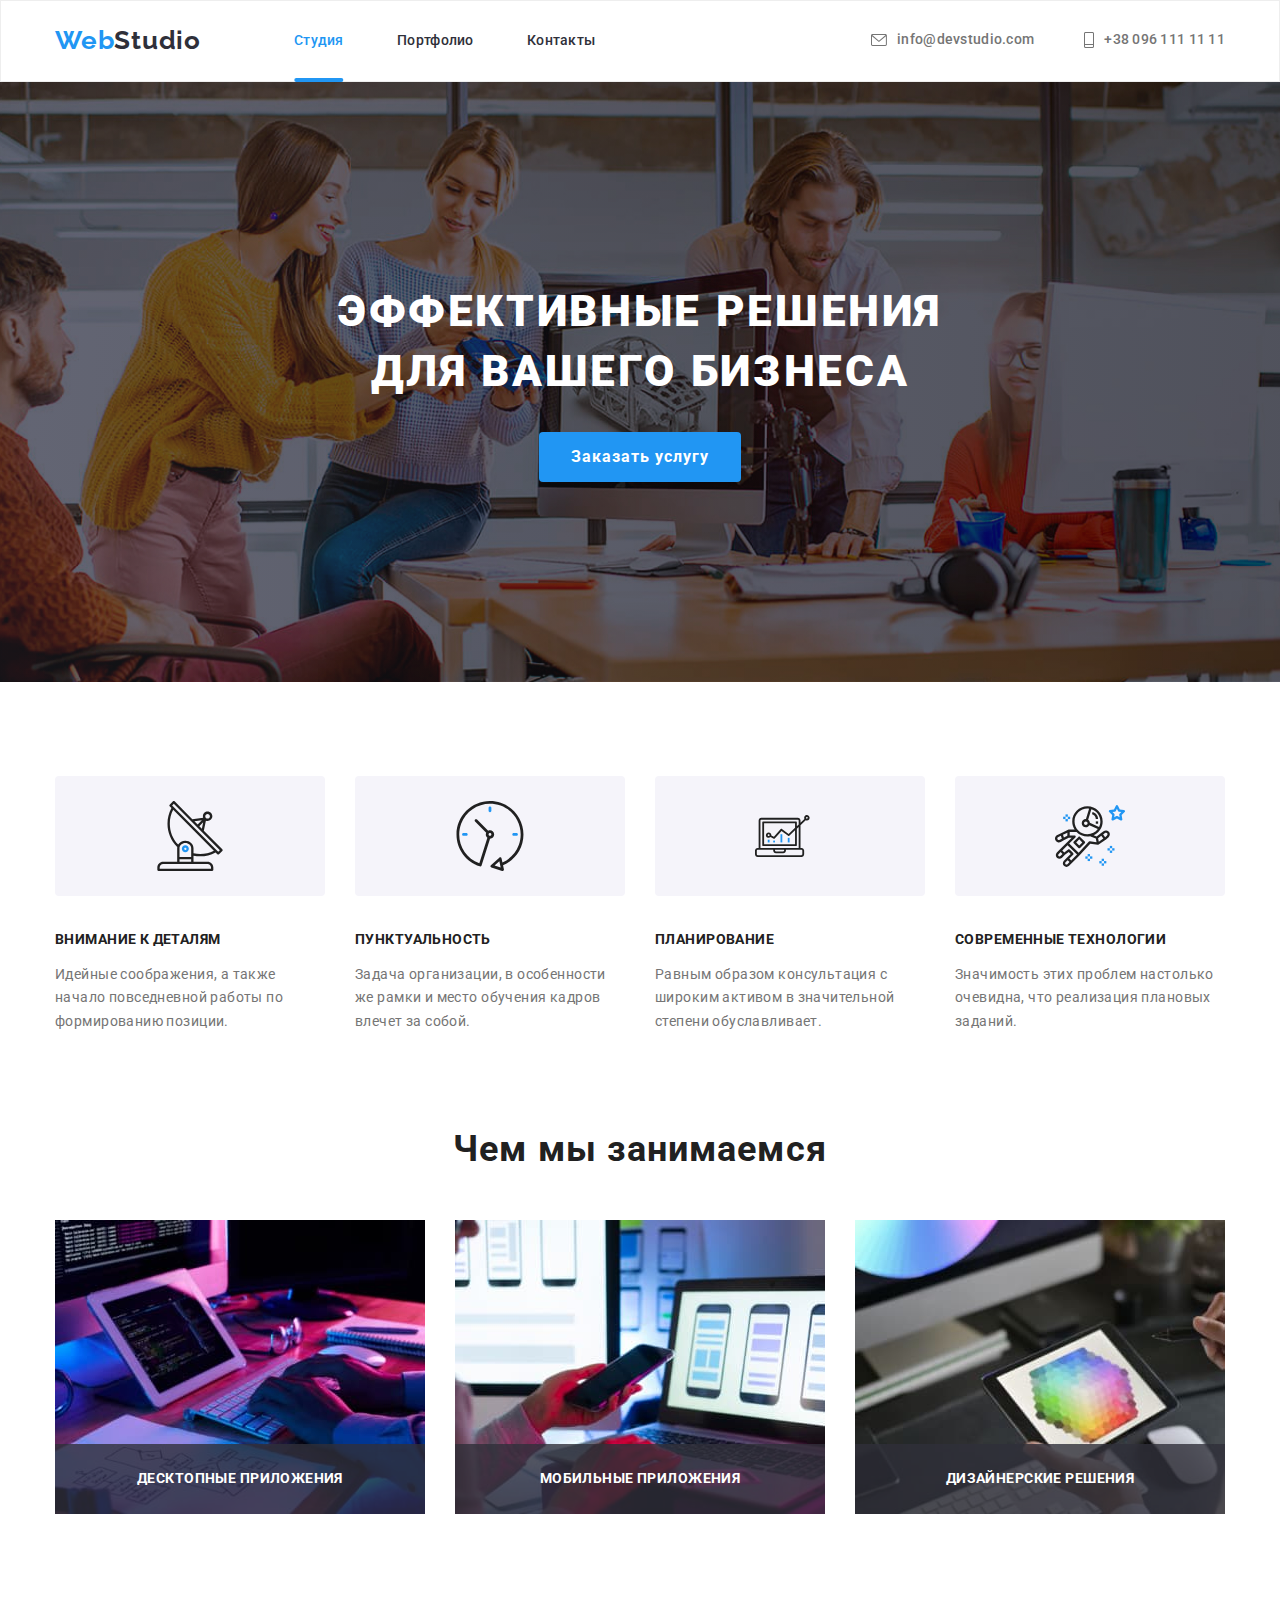
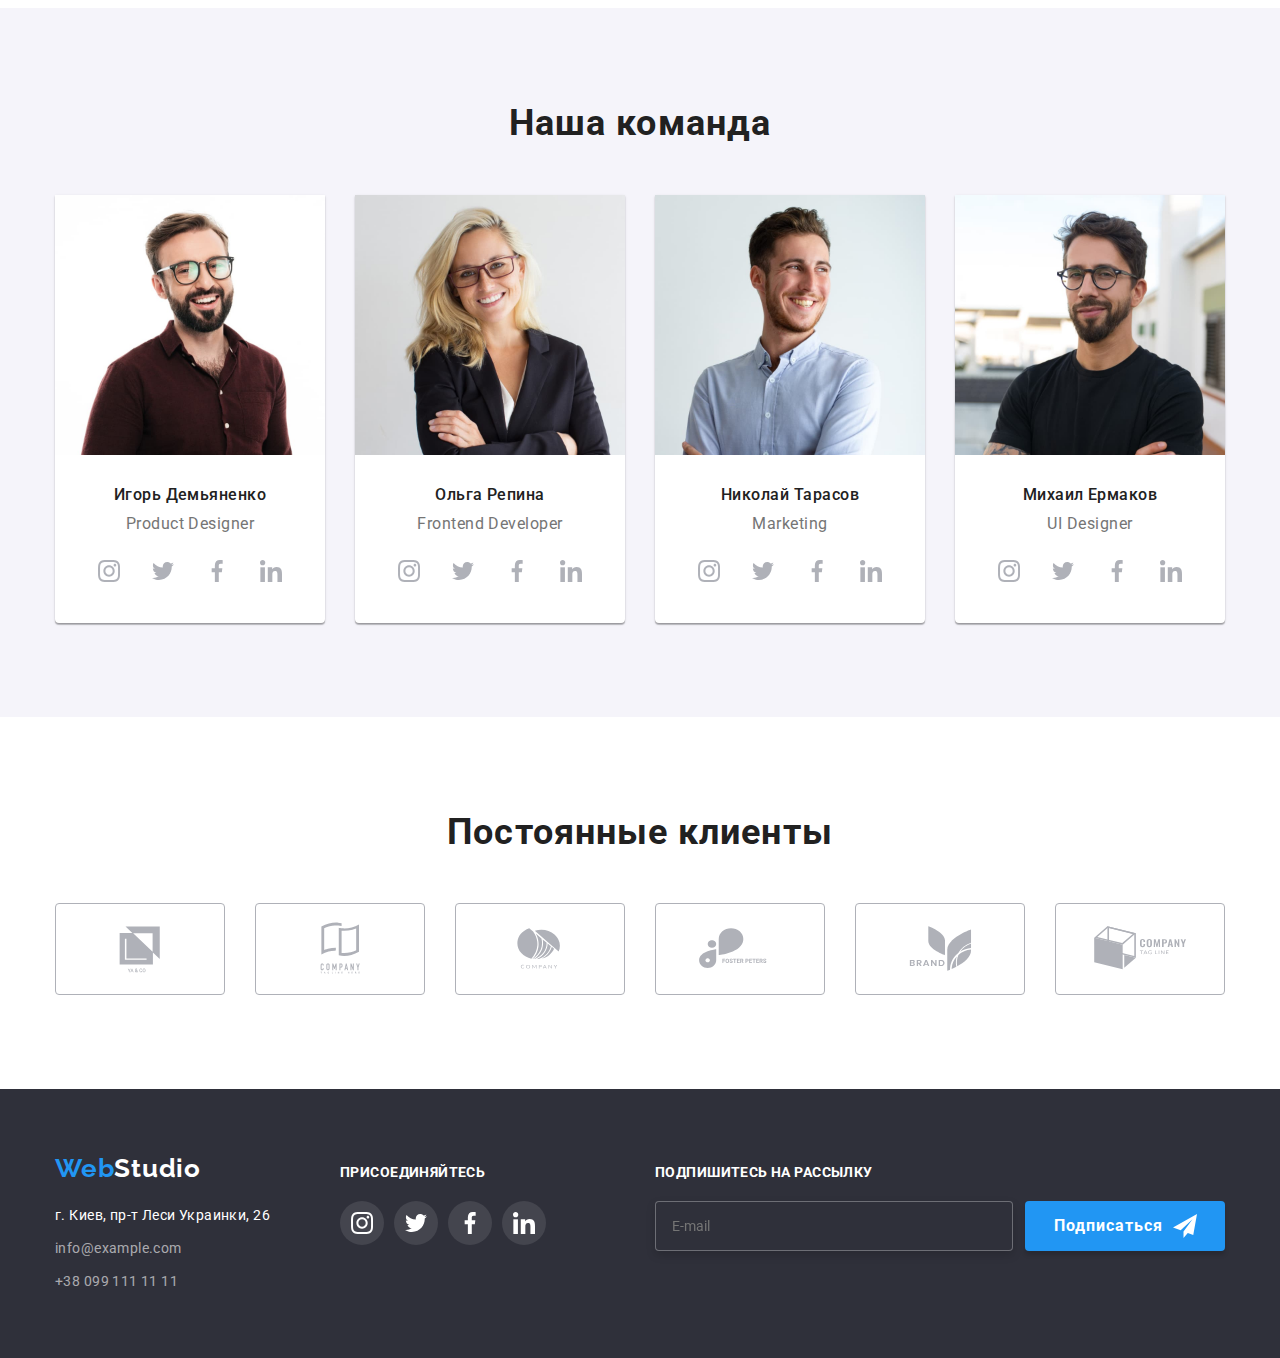
<file: index.html>
<!DOCTYPE html>

<html lang="ru">

    <head>
        <meta charset="UTF-8">
        <meta name="viewport" content="width-device-width, initial-scale-1.0">
        <link rel="preconnect" href="https://fonts.googleapis.com">
        <link rel="preconnect" href="https://fonts.gstatic.com" crossorigin>
        <link href="https://fonts.googleapis.com/css2?family=Raleway:wght@400;500;700;900&family=Roboto:wght@400;500;700;900&display=swap"
        rel="stylesheet">
        <link rel="stylesheet" href="https://cdnjs.cloudflare.com/ajax/libs/modern-normalize/1.1.0/modern-normalize.min.css" />
        <link rel="stylesheet" href="css/main.min.css">
        <title>Homework 7</title>
            
    </head>

    <body>
        
        <header class="topline">
            
            <div class="conteiner">
               
                <nav class="topline__nav">
                    <a href="" class="logo"><span class="logo--bluewords">Web</span><span class="logo--blackwords">Studio</span></a>
                    <ul class="topline__menu">
                        <li class = "topline__item"> 
                            
                                <a class="page--current" href="./index.html">Студия</a></li>
                                
                        <li class = "topline__item"> <a class ="page" href="./potrfolio.html">Портфолио</a></li>
                        <li class = "topline__item"> <a class ="page" href="https://goo.gl/maps/EKqUcqqfUvBnX7aQ7">Контакты</a></li>
                    </ul>
                </nav>
                
                <ul class="topline__address">
                    <li class="topline__item">
                
                        <a class="contact" href="mailto:info@devstudio.com">
                            <svg class="contact__icon-mail" width="16px" height="12px">
                                <use href="./images/icons.svg#icon-mail"></use>
                            </svg>info@devstudio.com
                        </a>
                    </li>
                
                    <li class="topline__item">
                        <a class="contact" href="tel:+380961111111">
                            <svg class="contact__icon-telephone" width="10px" height="16px">
                                <use href="./images/icons.svg#icon-phone"></use>
                            </svg>+38 096 111 11 11
                        </a>
                    </li>
                
                </ul>
            </div>
        </header>
     
        <main class="main">
            <section class="main-top" >
                <div class="conteiner">
                    <h1 class= "tittle--big">Эффективные решения для вашего бизнеса</h1>
                    <button class="button" type="button" data-modal-open>Заказать услугу</button>
                </div>
            </section>
            
            <section class="main-benefits section">
                <div class="conteiner">
                    <h2 class="tittle--hidden">Наши приимущества</h2>
                    <ul class="main__menu-nav ">
                        <li class="main-benefits__item">
                            <div class="main-benefits__icon-item">
                                <svg  width="70" height="70">
                                    <use href="./images/icons.svg#icon-plate"></use>
                                </svg>
                            </div>
                            <h3 class="main-benefits__tittle">Внимание к деталям</h3>
                            <p class="main-benefits__content">Идейные соображения, а также начало повседневной работы по формированию
                                позиции.</p>
                        </li>
                        <li class="main-benefits__item">
                            <div class="main-benefits__icon-item">
                                <svg width="70" height="70">
                                    <use href="./images/icons.svg#icon-time"></use>
                                </svg>
                            </div>
                            <h3 class="main-benefits__tittle">Пунктуальность</h3>
                            <p class="main-benefits__content">Задача организации, в особенности же рамки и место обучения кадров
                                влечет за собой.</p>
                        </li>
                        <li class="main-benefits__item">
                            <div class="main-benefits__icon-item">
                                <svg  width="70" height="70">
                                    <use href="./images/icons.svg#icon-diagram"></use>
                                </svg>
                            </div>
                            <h3 class="main-benefits__tittle">Планирование</h3>
                            <p class="main-benefits__content">Равным образом консультация с широким активом в значительной степени
                                обуславливает.</p>
                        </li>
                        <li class="main-benefits__item">
                            <div class="main-benefits__icon-item">
                                <svg  width="70" height="70">
                                    <use href="./images/icons.svg#icon-astronaut"></use>
                                </svg>
                            </div>
                            <h3 class="main-benefits__tittle">Современные технологии</h3>
                            <p class="main-benefits__content">Значимость этих проблем настолько очевидна, что реализация плановых
                                заданий.</p>
                        </li>
                    </ul>
                </div>
            </section>


            <section class="main-work section">
                <div class="conteiner">
                    <h2 class= "tittle--small"> Чем мы занимаемся</h2>
                    
                    <ul class="main__menu-nav ">
                        <li class = "main-work__item">
                            <div class="thumb">
                                <img class ="picture" src="images/img1.jpg"  alt="descktop app">
                                <p class="label">Десктопные приложения</p>
                            </div>
                        </li>
                        <li class = "main-work__item">
                            <div class="thumb">
                                <img class ="picture" src="images/img2.jpg"  alt="mobile app">
                                <p class="label">Мобильные приложения</p>
                            </div>
                        </li>
                        <li class = "main-work__item">
                            <div class="thumb">
                                <img class="picture" src="images/img3.jpg" alt="web design">
                                <p class="label">Дизайнерские решения</p>
                            </div>
                        </li>
                    
                    </ul>
                </div>
            
            </section>
            <section class="main-worker section">
                <div class="conteiner">
                    <h2 class= "tittle--small">Наша команда</h2>
                        <ul class="main__menu-nav ">
                            <li class = "main-worker__item">
                            <img class ="picture" src="images/photo1.jpg" width="270" height="260" alt="Product Designer">
                            <h3 class = "main-worker__item-name">Игорь Демьяненко</h3>
                                <p class="main-worker__item-type">Product Designer</p>
                                <div class="social">
                                <ul class = "social__list">
                                    <li class="social__item">
                                        <a href="" class="button-social">
                                            <svg class="social__icon"  width="44x" height="44x">
                                                <use href="./images/icons.svg#icon-instagram"></use>
                                            </svg>
                                        </a>
                                    </li>
                                    <li class="social__item">
                                        <a href="" class="button-social">
                                            <svg class="social__icon" width="44px" height="44px" >
                                                <use href="./images/icons.svg#icon-twitter"></use>
                                            </svg>
                                        </a>
                                    </li>
                                    <li class="social__item">
                                        <a href="" class="button-social">
                                            <svg class="social__icon" width="44x" height="44x" >
                                                <use href="./images/icons.svg#icon-facebook"></use>
                                            </svg>
                                        </a>
                                    </li>
                                    <li class="social__item">
                                        <a href="" class="button-social">
                                            <svg class="social__icon" width="44x" height="44x" >
                                                <use href="./images/icons.svg#icon-linkedin"></use>
                                            </svg>
                                        </a>
                                    </li>
                                </ul>
                                </div>
                            </li>
                        <li class = "main-worker__item">
                        <img class ="picture" src="images/photo2.jpg" width="270" height="260" alt="Frontend Develope">
                            <h3 class = "main-worker__item-name">Ольга Репина</h3>
                            <p class="main-worker__item-type">Frontend Developer</p>
                            <div class="social">
                            <ul class="social__list">
                                <li class="social__item">
                                    <a href="" class="button-social">
                                        <svg class="social__icon" width="44x" height="44x">
                                            <use href="./images/icons.svg#icon-instagram"></use>
                                        </svg>
                                    </a>
                                </li>
                                <li class="social__item">
                                    <a href="" class="button-social">
                                        <svg class="social__icon" width="44px" height="44px">
                                            <use href="./images/icons.svg#icon-twitter"></use>
                                        </svg>
                                    </a>
                                </li>
                                <li class="social__item">
                                    <a href="" class="button-social">
                                        <svg class="social__icon" width="44x" height="44x">
                                            <use href="./images/icons.svg#icon-facebook"></use>
                                        </svg>
                                    </a>
                                </li>
                                <li class="social__item">
                                    <a href="" class="button-social">
                                        <svg class="social__icon" width="44x" height="44x">
                                            <use href="./images/icons.svg#icon-linkedin"></use>
                                        </svg>
                                    </a>
                                </li>
                            </ul>
                            </div>
                        </li>    
                        <li class = "main-worker__item">
                        <img class ="picture" src="images/photo3.jpg" width="270" height="260" alt="Marketing">
                            <h3 class = "main-worker__item-name">Николай Тарасов</h3>
                            <p class="main-worker__item-type">Marketing</p>
                            <div class="social">
                            <ul class="social__list">
                                <li class="social__item">
                                    <a href="" class="button-social">
                                        <svg class="social__icon" width="44x" height="44x">
                                            <use href="./images/icons.svg#icon-instagram"></use>
                                        </svg>
                                    </a>
                                </li>
                                <li class="social__item">
                                    <a href="" class="button-social">
                                        <svg class="social__icon" width="44px" height="44px">
                                            <use href="./images/icons.svg#icon-twitter"></use>
                                        </svg>
                                    </a>
                                </li>
                                <li class="social__item">
                                    <a href="" class="button-social">
                                        <svg class="social__icon" width="44x" height="44x">
                                            <use href="./images/icons.svg#icon-facebook"></use>
                                        </svg>
                                    </a>
                                </li>
                                <li class="social__item">
                                    <a href="" class="button-social">
                                        <svg class="social__icon" width="44x" height="44x">
                                            <use href="./images/icons.svg#icon-linkedin"></use>
                                        </svg>
                                    </a>
                                </li>
                            </ul>
                            </div>
                        </li>
                        <li class = "main-worker__item">
                        <img class ="picture" src="images/photo4.jpg" width="270" height="260" alt="UI Designer">
                            <h3 class = "main-worker__item-name">Михаил Ермаков</h3>
                            <p class="main-worker__item-type">UI Designer</p>
                            <div class="social">
                            <ul class="social__list">
                                <li class="social__item">
                                    <a href="" class="button-social">
                                        <svg class="social__icon" width="44x" height="44x">
                                            <use href="./images/icons.svg#icon-instagram"></use>
                                        </svg>
                                    </a>
                                </li>
                                <li class="social__item">
                                    <a href="" class="button-social">
                                        <svg class="social__icon" width="44px" height="44px">
                                            <use href="./images/icons.svg#icon-twitter"></use>
                                        </svg>
                                    </a>
                                </li>
                                <li class="social__item">
                                    <a href="" class="button-social">
                                        <svg class="social__icon" width="44x" height="44x">
                                            <use href="./images/icons.svg#icon-facebook"></use>
                                        </svg>
                                    </a>
                                </li>
                                <li class="social__item">
                                    <a href="" class="button-social">
                                        <svg class="social__icon" width="44x" height="44x">
                                            <use href="./images/icons.svg#icon-linkedin"></use>
                                        </svg>
                                    </a>
                                </li>
                            </ul>
                            </div>
                        </li>
                    </ul>
                </div>
            </section>

            <section class="main-clients section">
                <div class="conteiner">
                    <h2 class="tittle--small">Постоянные клиенты</h2>
                    <ul class="main__menu-nav ">
                        <li class="main-clients__item">
                            <a href="" class="button-client">
                                <svg class="main-clients__icon" width="170px" height="92px">
                                    <use href="./images/icons.svg#icon-client-1"></use>
                                </svg>
                            </a>
                             
                        </li>
                        <li class="main-clients__item">
                            <a href="" class="button-client">
                                <svg class="main-clients__icon" width="170px" height="92px">
                                    <use href="./images/icons.svg#icon-client-2"></use>
                                </svg>
                            </a>
                        </li>
                        <li class="main-clients__item">
                            <a href="" class="button-client">
                                <svg class="main-clients__icon" width="170px" height="92px">
                                    <use href="./images/icons.svg#icon-client-3"></use>
                                </svg>
                            </a>
                        </li>
                        <li class="main-clients__item">
                            <a href="" class="button-client">
                                <svg class="main-clients__icon" width="170px" height="92px">
                                    <use href="./images/icons.svg#icon-client-4"></use>
                                </svg>
                            </a>
                        </li>
                        <li class="main-clients__item">
                            <a href="" class="button-client">
                                <svg class="main-clients__icon" width="170px" height="92px">
                                    <use href="./images/icons.svg#icon-client-5"></use>
                                </svg>
                            </a>
                        </li>
                        <li class="main-clients__item">
                            <a href="" class="button-client">
                                <svg class="main-clients__icon" width="170px" height="92px">
                                    <use href="./images/icons.svg#icon-client-6"></use>
                                </svg>
                            </a>
                        </li>
                    </ul>
                </div>
            </section>
            
        </main>
        <footer class="footer">
            <div class="conteiner">
                
               
                <div class="footer__company">
                    <a href="" class = "logo"><span class="logo--bluewords">Web</span><span class="logo--whitewords">Studio</span></a> 
                    <address class="footer__address">
                        <ul class="menu-nav">
                            <li class = "footer__item">
                                <a class = "footer__link-address" href="https://goo.gl/maps/EKqUcqqfUvBnX7aQ7">г. Киев, пр-т Леси Украинки, 26</a>
                            </li>
                            <li class = "footer__item">
                                <a class = "footer__link" href="mailto:info@example.com">info@example.com</a>
                            </li>
                            <li class = "footer__item">
                                <a class = "footer__link" href="tel:+380991111111">+38 099 111 11 11</a>
                            </li>
                        </ul>
                    </address>
                </div>
            
            
                <div class="footer__social">
                    <p class="footer__tittle">Присоединяйтесь</p>
                    <div class="social">
                    <ul class="social__list">
                        <li class="social__item">
                            <a href="" class="button-social">
                                <svg class="social__icon" width="44px" height="44px">
                                    <use href="./images/icons.svg#icon-instagram"></use>
                                </svg>
                            </a>
                        </li>
                        <li class="social__item">
                            <a href="" class="button-social">
                                <svg class="social__icon" width="44px" height="44px">
                                    <use href="./images/icons.svg#icon-twitter"></use>
                                </svg>
                            </a>
                        </li>
                        <li class="social__item">
                            <a href="" class="button-social">
                                <svg class="social__icon" width="44px" height="44px">
                                    <use href="./images/icons.svg#icon-facebook"></use>
                                </svg>
                            </a>
                        </li>
                        <li class="social__item">
                            <a href="" class="button-social">
                                <svg class="social__icon" width="44px" height="44px">
                                    <use href="./images/icons.svg#icon-linkedin"></use>
                                </svg>
                            </a>
                        </li>
                    </ul>
                    </div>
                </div>

                <div class="footer-submit">
                    <p class="footer-submit__tittle">Подпишитесь на рассылку</p>
                    <form class="footer-submit__form">
                        <label>
                
                            <input class="footer-submit__input-subscribe" type="email" name="email" placeholder="E-mail" />
                        </label>
                
                        <div class="footer-submit__block-subscribe">
                            <button class="footer-submit__button-subscribe" type="submit">Подписаться</button>
                            <svg class="footer-submit__button-icon" width="24px" height="24px">
                                <use href="./images/icons.svg#icon-send-button"></use>
                            </svg>
                        </div>
                    </form>
                </div>
                    
            </div>    
        </footer>
       
       <div class="backdrop is-hidden" data-modal>
            <div class="conteiner">
                <div class="modal">
                    <button class="modal__close-button" type="button" data-modal-close>
                        <svg class="icon-close" width="18px" height="18px">
                            <use href="./images/icons.svg#icon-close"></use>
                        </svg>
                    </button>
                    <div class="modal__inner">
                        <p class="modal__tittle">Оставьте свои данные, мы вам перезвоним</p>
                        <form class="modal__form" name="main-form"  novalidate>
                            <div class="modal__form-field">
                                <label class="modal__form-field-label" for="username">
                                    Имя
                                    
                                </label>
                                <div class="modal__form-field-inner">
                                    <input class="modal__form-field-input" id="username" type="text" />
                                    <svg class="modal__form-icon-input" width="18px" height="18px">
                                        <use href="./images/icons.svg#icon-user-input"></use>
                                    </svg>
                                </div>
                            </div>
                            <div class="modal__form-field" >
                                <label class="modal__form-field-label" for="telephone">
                                    Телефон
                                    
                                </label>
                                <div class="modal__form-field-inner">
                                    <input class="modal__form-field-input" id="telephone" type="text" />
                                    <svg class="modal__form-icon-input" width="18px" height="18px">
                                        <use href="./images/icons.svg#icon-tel-input"></use>
                                    </svg>
                                </div>
                            </div>
                            <div class="modal__form-field">
                                <label class="modal__form-field-label" for="email">
                                    Почта
                                    
                                </label>
                                <div class="modal__form-field-inner">
                                    <input class="modal__form-field-input" id="email" type="text"  />
                                    <svg class="modal__form-icon-input" width="18px" height="18px">
                                        <use href="./images/icons.svg#icon-email-input"></use>
                                    </svg>
                                </div>
                            </div>
                            <div class="modal__form-field">
                                <label class="modal__form-field-label" for="feedback" >
                                    Комментарий
                                   
                                </label>
                                <textarea class="feedback" id="feedback"  name="feedback" rows="5" placeholder="Введите текст" autofocus></textarea>
                            </div>
                            <div class="modal__form-field-checkbox">
                                <label class="modal__form-checkbox-label" for="checkbox">
                                    <input class="modal__form-checkbox-input" id="checkbox" type="checkbox" name="hobby" value="reading" />
                                    
                                        <svg class="modal__form-checkbox-icon" width="166px" height="15px">
                                            <use href="./images/icons.svg#icon-checkbox"></use>
                                        </svg>
                                    
                                    <span class="modal__form-checkbox-tittle">Соглашаюсь с рассылкой и принимаю </span><span class="link">Условия договора</span>
                                
                                </label>
                                
                               
                                
                                
                            </div>
                            <button class="button-send" type="submit">Отправить</button>
                        </form>

                        
                    </div>
                </div>
            </div>
       </div>
       
        <script src="./js/modal.js"></script>
    </body>

</html>
</file>
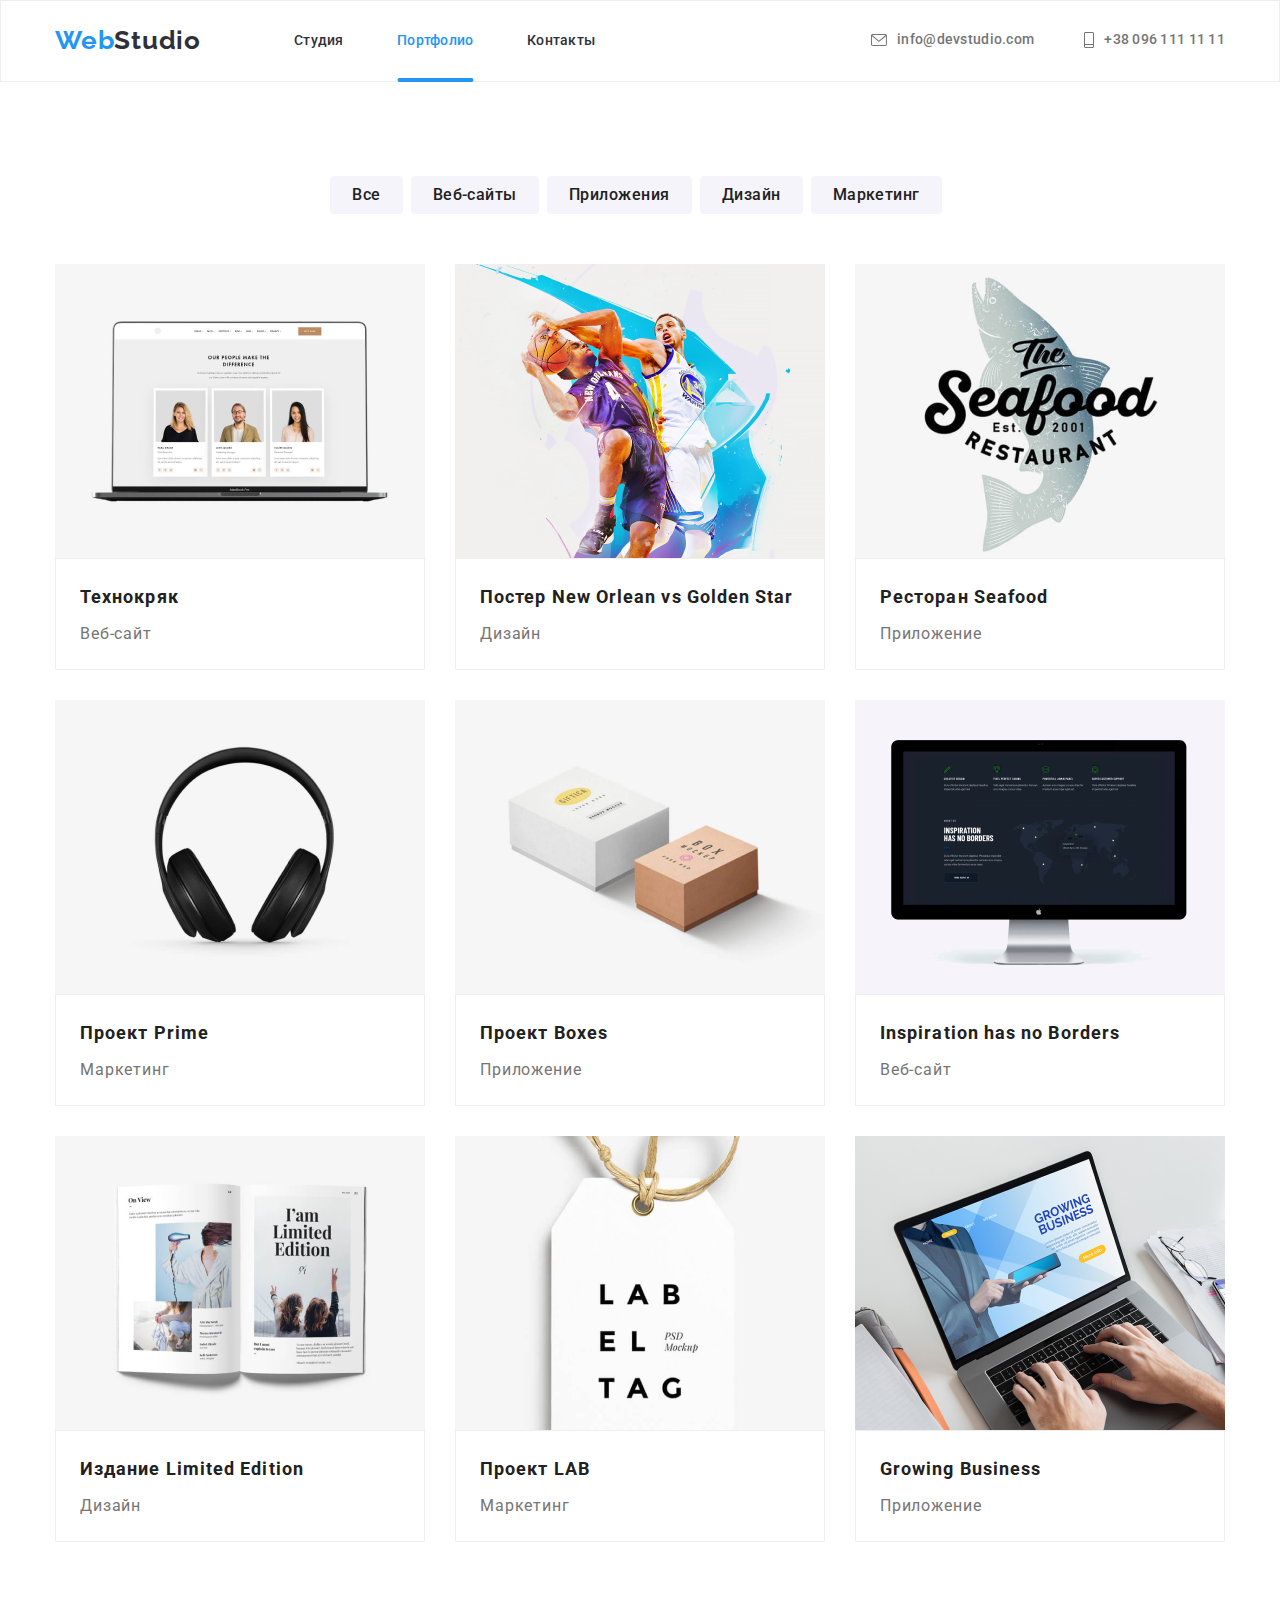
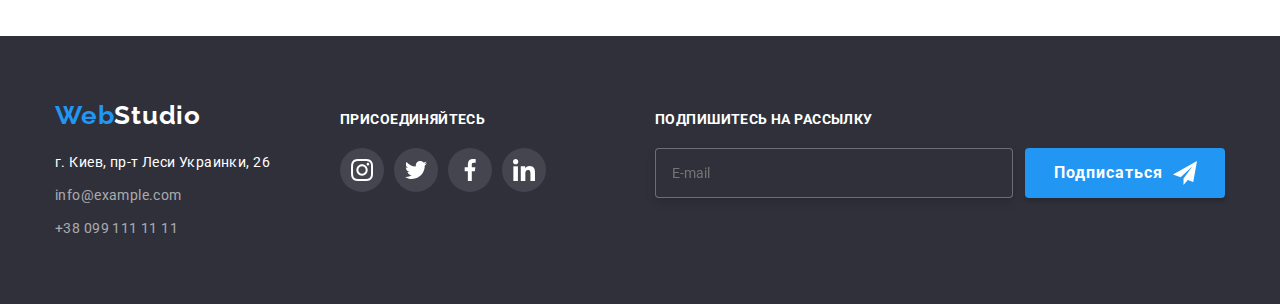
<file: potrfolio.html>
<!DOCTYPE html>

<html lang="ru">

<head>
    <meta charset="UTF-8">
    <meta name="viewport" content="width-device-width, initial-scale-1.0">
    <link rel="preconnect" href="https://fonts.googleapis.com">
    <link rel="preconnect" href="https://fonts.gstatic.com" crossorigin>
    <link href="https://fonts.googleapis.com/css2?family=Raleway:wght@400;500;700;900&family=Roboto:wght@400;500;700;900&display=swap"
        rel="stylesheet">
    <link rel="stylesheet" href="https://cdnjs.cloudflare.com/ajax/libs/modern-normalize/1.1.0/modern-normalize.min.css"/>
    <link rel="stylesheet" href="css/main.min.css">
    <title>Homework 7</title>

</head>

<body>
    <script src="./js/modal.js"></script>

    <header class="topline">

        <div class="conteiner">
           
            <nav class="topline__nav">
                <a href="" class="logo"><span class="logo--bluewords">Web</span><span class="logo--blackwords">Studio</span></a>
                <ul class="topline__menu">
                    <li class="topline__item">

                        <a class="page" href="./index.html">Студия</a>
                    </li>

                    <li class="topline__item"> <a class="page--current" href="./potrfolio.html">Портфолио</a></li>
                    <li class="topline__item"> <a class="page" href="https://goo.gl/maps/EKqUcqqfUvBnX7aQ7">Контакты</a>
                    </li>
                </ul>
            </nav>

            <ul class="topline__address">
                <li class="topline__item">

                    <a class="contact" href="mailto:info@devstudio.com">
                        <svg class="contact__icon-mail" width="16px" height="12px">
                            <use href="./images/icons.svg#icon-mail"></use>
                        </svg>info@devstudio.com
                    </a>
                </li>

                <li class="topline__item">
                    <a class="contact" href="tel:+380961111111">
                        <svg class="contact__icon-telephone" width="10px" height="16px">
                            <use href="./images/icons.svg#icon-phone"></use>
                        </svg>+38 096 111 11 11
                    </a>
                </li>

            </ul>
        </div>
    </header>
   
    <main class="portfolio">
        <section class="portfolio_projects section">
            <div class="conteiner">
            <h1 class="tittle--hidden">Наши проэкты</h1>
                <ul class="portfolio__filters-list">
                    
                    <li class="item-filter">
                        <button type="button" class="button-portfolio">Все</button>
                    </li>

                    <li class="item-filter">
                        <button type="button" class="button-portfolio">Веб-сайты</button>
                    </li>

                    <li class="item-filter">
                        <button type="button" class="button-portfolio">Приложения</button>
                    </li>

                    <li class="item-filter">
                        <button type="button" class="button-portfolio">Дизайн</button>
                    </li>

                    <li class="item-filter">
                        <button type="button" class="button-portfolio">Маркетинг</button>
                    </li>
            </ul>
            
                <ul class="portfolio__project-menu">
                    
                    <li class="portfolio__project-item">
                        <a class ="portfolio__refer-project">
                            <div class="portfolio__picture-block">
                                <img class ="picture" src="images/technockrack.png"  alt="Product Designer">
                                <div class="overlay-project">
                                    <p>Ресурс предлагает комплексные предложения с разным уровнем функционала и сервисов. Все это позволит посетителю
                                        получить
                                        исчерпывающие сведения  о компании или частном лице.</p>
                                </div>
                            </div>
                            
                            <div class="portfolio__project-element">
                                <h2 class = "portfolio__project-tittle-name">Технокряк</h2>
                                <p class="portfolio__project-tittle-type">Веб-сайт</p>
                            </div>
                           
                        </a>
                    </li>

                    <li class="portfolio__project-item">
                        <a class="portfolio__refer-project">
                            <div class="portfolio__picture-block">
                                <img class="picture" src="images/goldenstar.png" alt="Frontend Develope">
                                <div class="overlay-project">
                                    <p>Ресурс предлагает комплексные предложения с разным уровнем функционала и сервисов. Все это позволит
                                        посетителю
                                        получить
                                        исчерпывающие сведения  о компании или частном лице.</p>
                                </div>
                            </div>
                            
                            <div class="portfolio__project-element">
                                <h2 class = "portfolio__project-tittle-name">Постер New Orlean vs Golden Star</h2>
                                <p class="portfolio__project-tittle-type">Дизайн</p>
                            </div>
                           
                        </a>
                    </li>

                    <li class="portfolio__project-item">
                        <a class="portfolio__refer-project">
                            <div class="portfolio__picture-block">
                                <img class="picture" src="images/seafood.png" alt="Marketing">
                                <div class="overlay-project">
                                    <p>Ресурс предлагает комплексные предложения с разным уровнем функционала и сервисов. Все это позволит
                                        посетителю
                                        получить
                                        исчерпывающие сведения  о компании или частном лице.</p>
                                </div>
                            </div>
                            
                            <div class="portfolio__project-element">
                                <h2 class = "portfolio__project-tittle-name">Ресторан Seafood</h2>
                                <p class="portfolio__project-tittle-type">Приложение</p>
                            </div>
                           
                        </a>
                    </li>

                    <li class="portfolio__project-item">
                        <a class="portfolio__refer-project">
                            <div class="portfolio__picture-block">
                                <img class="picture" src="images/prime.png" alt="UI Designer">
                                <div class="overlay-project">
                                    <p>Ресурс предлагает комплексные предложения с разным уровнем функционала и сервисов. Все это позволит
                                        посетителю
                                        получить
                                        исчерпывающие сведения  о компании или частном лице.</p>
                                </div>
                            </div>
                            
                            <div class="portfolio__project-element">
                                <h2 class = "portfolio__project-tittle-name">Проект Prime</h2>
                                <p class="portfolio__project-tittle-type">Маркетинг</p>
                            </div>
                        
                        </a>
                    </li>

                    <li class="portfolio__project-item">
                        <a class="portfolio__refer-project">
                            <div class="portfolio__picture-block">
                                <img class="picture" src="images/boxes.png" alt="UI Designer">
                                <div class="overlay-project">
                                    <p>Ресурс предлагает комплексные предложения с разным уровнем функционала и сервисов. Все это позволит
                                        посетителю
                                        получить
                                        исчерпывающие сведения  о компании или частном лице.</p>
                                </div>
                            </div>
                            
                            <div class="portfolio__project-element">
                                <h2 class = "portfolio__project-tittle-name">Проект Boxes</h2>
                                <p class="portfolio__project-tittle-type">Приложение</p>
                            </div>
                            
                        </a>
                    </li>

                    <li class="portfolio__project-item">
                        <a class="portfolio__refer-project">
                            <div class="portfolio__picture-block">
                                <img class="picture" src="images/inspiratiion.png" alt="UI Designer">
                                <div class="overlay-project">
                                    <p>Ресурс предлагает комплексные предложения с разным уровнем функционала и сервисов. Все это позволит
                                        посетителю
                                        получить
                                        исчерпывающие сведения  о компании или частном лице.</p>
                                </div>
                            </div>
                            
                            <div class="portfolio__project-element">
                                <h2 class = "portfolio__project-tittle-name">Inspiration has no Borders</h2>
                                <p class="portfolio__project-tittle-type">Веб-сайт</p>
                            </div>
                            
                        </a>
                    </li>

                    <li class="portfolio__project-item">
                        <a class="portfolio__refer-project">
                            <div class="portfolio__picture-block">
                                <img class="picture" src="images/limitededition.png" alt="UI Designer">
                                <div class="overlay-project">
                                    <p>Ресурс предлагает комплексные предложения с разным уровнем функционала и сервисов. Все это позволит
                                        посетителю
                                        получить
                                        исчерпывающие сведения  о компании или частном лице.</p>
                                </div>
                            </div>
                            
                            <div class="portfolio__project-element">
                                <h2 class = "portfolio__project-tittle-name">Издание Limited Edition</h2>
                                <p class="portfolio__project-tittle-type">Дизайн</p>
                            </div>
                           
                        </a>
                    </li>

                    <li class="portfolio__project-item">
                        <a class="portfolio__refer-project">
                            <div class="portfolio__picture-block">
                                <img class="picture" src="images/lab.png" alt="UI Designer">
                                <div class="overlay-project">
                                    <p>Ресурс предлагает комплексные предложения с разным уровнем функционала и сервисов. Все это позволит
                                        посетителю
                                        получить
                                        исчерпывающие сведения  о компании или частном лице.</p>
                                </div>
                            </div>
                            
                            <div class="portfolio__project-element">
                                <h2 class = "portfolio__project-tittle-name">Проект LAB</h2>
                                <p class="portfolio__project-tittle-type">Маркетинг</p>
                            </div>
                            
                        </a>
                    </li>

                    <li class="portfolio__project-item">
                        <a class="portfolio__refer-project">
                            <div class="portfolio__picture-block">
                                <img class="picture" src="images/growingbussiness.png" alt="UI Designer">
                                <div class="overlay-project">
                                    <p>Ресурс предлагает комплексные предложения с разным уровнем функционала и сервисов. Все это позволит
                                        посетителю
                                        получить
                                        исчерпывающие сведения  о компании или частном лице.</p>
                                </div>

                            </div>
                            <div class="portfolio__project-element">
                                <h2 class="portfolio__project-tittle-name">Growing Business</h2>
                                <p class="portfolio__project-tittle-type">Приложение</p>
                            </div>
                            
                           
                        </a>   
                    </li>

                </ul>
            </div>
        </section>

    </main>
    
    <footer class="footer">
        <div class="conteiner">
    
    
            <div class="footer__company">
                <a href="" class="logo"><span class="logo--bluewords">Web</span><span
                        class="logo--whitewords">Studio</span></a>
                <address class="footer__address">
                    <ul class="menu-nav">
                        <li class="footer__item">
                            <a class="footer__link-address" href="https://goo.gl/maps/EKqUcqqfUvBnX7aQ7">г. Киев, пр-т Леси
                                Украинки, 26</a>
                        </li>
                        <li class="footer__item">
                            <a class="footer__link" href="mailto:info@example.com">info@example.com</a>
                        </li>
                        <li class="footer__item">
                            <a class="footer__link" href="tel:+380991111111">+38 099 111 11 11</a>
                        </li>
                    </ul>
                </address>
            </div>
    
    
                <div class="footer__social">
                    <p class="footer__tittle">Присоединяйтесь</p>
                
                    <ul class="social__list">
                        <li class="social__item">
                            <a href="" class="button-social">
                                <svg class="social__icon" width="44px" height="44px">
                                    <use href="./images/icons.svg#icon-instagram"></use>
                                </svg>
                            </a>
                        </li>
                        <li class="social__item">
                            <a href="" class="button-social">
                                <svg class="social__icon" width="44px" height="44px">
                                    <use href="./images/icons.svg#icon-twitter"></use>
                                </svg>
                            </a>
                        </li>
                        <li class="social__item">
                            <a href="" class="button-social">
                                <svg class="social__icon" width="44px" height="44px">
                                    <use href="./images/icons.svg#icon-facebook"></use>
                                </svg>
                            </a>
                        </li>
                        <li class="social__item">
                            <a href="" class="button-social">
                                <svg class="social__icon" width="44px" height="44px">
                                    <use href="./images/icons.svg#icon-linkedin"></use>
                                </svg>
                            </a>
                        </li>
                    </ul>
                </div>

    
            <div class="footer-submit">
                <p class="footer-submit__tittle">Подпишитесь на рассылку</p>
                <form class="footer-submit__form">
                    <label>
    
                        <input class="footer-submit__input-subscribe" type="email" name="email" placeholder="E-mail" />
                    </label>
    
                    <div class="footer-submit__block-subscribe">
                        <button class="footer-submit__button-subscribe" type="submit">Подписаться</button>
                        <svg class="footer-submit__button-icon" width="24px" height="24px">
                            <use href="./images/icons.svg#icon-send-button"></use>
                        </svg>
                    </div>
                </form>
            </div>
    
        </div>
    </footer>

   
</body>

</html>
</file>
<file: css/main.min.css>
:root{--color-dark: #2F303A;--color-white: #FFF;--color-work: #E5E5E5;--color-grey: #F5F4FA;--color-darck-grey: #AFB1B8;--color-text: #212121;--color-blue: #2196F3;--color-dark-blue: #188CE8;--color-brown: #757575;--color-border: #EEEEEE;--project-item-gep: 30px}h1,h2,h3,p,ul{margin:0;padding:0}body{margin:0 0;font-family:"Roboto",sans-serif;font-size:14px;letter-spacing:.03em;color:var(--color-text);background:var(--color-white)}a:hover,a{text-decoration:none}.conteiner{margin:0 auto;width:1200px;padding:0 15px}.section{padding-top:94px;padding-bottom:94px}.thumb{position:relative}.thumb>.label{height:70px;display:flex;justify-content:center;align-items:center;position:absolute;bottom:0px;left:0;right:0;font-weight:700;font-size:14px;line-height:1.14;text-align:center;letter-spacing:.03em;text-transform:uppercase;color:var(--color-white);background:rgba(47,48,58,.8)}.logo{font-family:"Raleway";font-style:normal;font-weight:700;font-size:26px;line-height:1.19;text-decoration:none;letter-spacing:.03em;color:var(--color-dark)}.logo:hover{-webkit-text-decoration-line:none;text-decoration-line:none;-webkit-text-decoration-color:var(--color-blue);text-decoration-color:var(--color-blue)}.logo--bluewords{color:var(--color-blue);-webkit-text-decoration-color:none;text-decoration-color:none}.logo--blackwords{color:var(--color-dark);-webkit-text-decoration-color:none;text-decoration-color:none}.logo--whitewords{color:var(--color-white);-webkit-text-decoration-color:none;text-decoration-color:none}.picture{max-width:100%;height:auto;display:block;position:relative}.topline{background:var(--color-white);padding-top:24px;padding-bottom:25px;border:1px solid var(--color-border)}.topline__menu{align-self:center}.topline__address{display:flex;align-self:center;margin-left:auto}.topline__nav{display:flex;align-items:center}.topline .conteiner{display:flex;align-content:center}.topline .logo{margin-right:93px}.footer{padding:64px 0px;font-style:normal;line-height:1.19;background:var(--color-dark)}.footer__item{line-height:1.71;text-decoration:none;list-style:none;color:rgba(255,255,255,.6)}.footer__item:not(:last-child){margin-bottom:9px}.footer__link{font-style:normal;text-decoration:none;color:rgba(255,255,255,.6)}.footer__link-address{font-style:normal;text-decoration:none;color:var(--color-white)}.footer__address{margin-top:20px}.footer__company{margin-right:70px}.footer__social{margin-right:auto}.footer__tittle{margin-bottom:20px;font-family:"Roboto";font-style:normal;font-weight:700;text-transform:uppercase;line-height:1.14;letter-spacing:.03em;color:var(--color-white)}.footer .conteiner .logo{margin-bottom:20px}.footer .conteiner{display:flex;align-items:baseline}.footer .logo{margin-bottom:20px}.footer .button-social{background-color:rgba(255,255,255,.1)}.footer .social__icon{fill:var(--color-white)}.footer-submit{display:block}.footer-submit__form{display:flex;justify-content:center}.topline__item{position:relative;display:inline;list-style-type:none;font-weight:500;line-height:1.14;letter-spacing:.02em}.topline__item:not(:last-child){margin-right:50px}.main__menu-nav{padding-left:0px;display:flex;justify-content:space-between;justify-items:center;list-style:none}.menu-clients-nav{display:flex;list-style:none}.page{text-decoration:none;color:var(--color-dark)}.page--current::after{content:"";position:absolute;width:100%;height:4px;top:46px;transform:translateX(-100%);background:var(--color-blue);border-radius:2px;transition:transform 250ms cubic-bezier(0.4, 0, 0.2, 1)}.page--current{color:var(--color-blue)}.page:hover{color:var(--color-blue);text-decoration:none;-webkit-text-decoration-line:none;text-decoration-line:none;-webkit-text-decoration-color:var(--color-blue);text-decoration-color:var(--color-blue);transition:250ms cubic-bezier(0.4, 0, 0.2, 1)}.page--current:hover{color:var(--color-blue);text-decoration:none;-webkit-text-decoration-line:none;text-decoration-line:none;-webkit-text-decoration-color:var(--color-blue);text-decoration-color:var(--color-blue);transition:250ms cubic-bezier(0.4, 0, 0.2, 1)}.link{text-decoration:underline;color:var(--color-blue)}.contact{text-decoration:none;color:var(--color-brown);display:flex;justify-items:center;align-items:center}.contact:hover{color:var(--color-blue);text-decoration:none;-webkit-text-decoration-line:none;text-decoration-line:none;-webkit-text-decoration-color:var(--color-blue);text-decoration-color:var(--color-blue);transition:250ms cubic-bezier(0.4, 0, 0.2, 1)}.contact__icon-telephone{margin-right:10px;background-size:cover;fill:currentColor}.contact__icon-mail{margin-right:10px;background-size:cover;align-content:center;fill:currentColor}.current-page:hover,.page:hover{color:var(--color-blue);text-decoration:none;-webkit-text-decoration-line:none;text-decoration-line:none;-webkit-text-decoration-color:var(--color-blue);text-decoration-color:var(--color-blue);transition:250ms cubic-bezier(0.4, 0, 0.2, 1)}.tittle--hidden{display:none}.tittle--big{width:696px;margin:0 auto 30px;font-family:"Roboto";font-style:normal;font-weight:900;font-size:44px;line-height:1.36;text-align:center;align-content:center;letter-spacing:.06em;text-transform:uppercase}.tittle--small{margin-bottom:50px;font-family:"Roboto";font-style:normal;font-weight:700;font-size:36px;line-height:1.17;text-align:center;letter-spacing:.03em}.footer-submit__tittle{margin-bottom:20px;font-family:"Roboto";font-style:normal;font-weight:700;text-transform:uppercase;line-height:1.14;letter-spacing:.03em;color:var(--color-white)}.button{padding:10px 32px;background:var(--color-blue);box-shadow:0px 4px 4px rgba(0,0,0,.15);border-radius:4px;border:0px;font-style:normal;font-weight:700;font-size:16px;line-height:1.88;align-items:center;text-align:center;letter-spacing:.06em;color:var(--color-white);border:none}.button-portfolio{padding:6px 22px;font-weight:500;font-size:16px;line-height:1.6;text-align:center;letter-spacing:.03em;color:var(--color-text);border-radius:4px;border:none;margin-right:8px;background:var(--color-grey)}.button-portfolio:focus,.button:focus{border-radius:0px;box-shadow:0px 3px 1px rgba(0,0,0,.1),0px 1px 2px rgba(0,0,0,0),0px 2px 2px rgba(0,0,0,.12)}.button-portfolio:hover{background-color:var(--color-blue);color:var(--color-white);transition:250ms cubic-bezier(0.4, 0, 0.2, 1)}.button-client{display:flex;justify-content:center;align-items:center;width:100%;height:100%;color:var(--color-darck-grey);background-color:var(--color-white)}.button-social:hover{background-color:var(--color-blue);transition:250ms cubic-bezier(0.4, 0, 0.2, 1)}.footer-submit__button-subscribe{text-align:left;width:200px;height:50px;padding-left:29px;background:var(--color-blue);box-shadow:0px 4px 4px rgba(0,0,0,.15);border-radius:4px;border:none;font-weight:700;font-size:16px;line-height:1.87;letter-spacing:.06em;color:var(--color-white)}.button-send{width:200px;height:50px;background:var(--color-blue);box-shadow:0px 4px 4px rgba(0,0,0,.15);border-radius:4px;font-weight:700;font-size:16px;line-height:1.87;letter-spacing:.06em;color:var(--color-white);display:block;margin:0 auto;border:none}.button-send:focus{fill:var(--color-dark-blue);transition:transform 250ms cubic-bezier(0.4, 0, 0.2, 1)}.footer-submit__button-icon{display:inline;position:absolute;left:148px;top:50%;transform:translateY(-50%)}.footer-submit__block-subscribe{display:inline;position:relative}.footer-submit__input-subscribe{box-sizing:border-box;width:358px;height:50px;background:var(--color-dark);border:1px solid rgba(255,255,255,.3);filter:drop-shadow(0px 4px 4px rgba(0, 0, 0, 0.15));border-radius:4px;margin-right:12px;padding:15px 16px;color:rgba(255,255,255,.6)}.button-send:focus{background-color:var(--color-dark-blue);transition:transform 250ms cubic-bezier(0.4, 0, 0.2, 1)}.portfolio{background:var(--color-white)}.portfolio__filters-list{padding-bottom:50px;list-style:none;display:flex;justify-content:center}.portfolio__project-menu{margin:0;padding:0;list-style:none;display:flex;flex-wrap:wrap;margin-left:calc(-1*var(--project-item-gep));margin-top:calc(-1*var(--project-item-gep))}.portfolio__project-menu>.portfolio__project-item{flex-basis:calc(33.3333333333% - var(--project-item-gep));margin-left:var(--project-item-gep);margin-top:var(--project-item-gep)}.portfolio__project-item{letter-spacing:.06em;color:var(--color-text);background:var(--color-white)}.portfolio__project-tittle-name{margin-bottom:4px;font-weight:700;font-size:18px;line-height:2;letter-spacing:.06em;color:var(--color-text)}.portfolio__project-tittle-type{line-height:1.88;font-size:16px;color:var(--color-brown)}.portfolio__project-element{position:relative;padding:20px 24px;border:1px solid var(--color-border);border-left:1px solid #eee;border-right:1px solid #eee;border-bottom:1px solid #eee}.portfolio__refer-project{display:block;position:relative}.portfolio__refer-project:hover .overlay-project{transform:translateY(0);background:rgba(33,150,243,.9);transition:250ms cubic-bezier(0.4, 0, 0.2, 1)}.portfolio__refer-project:hover{box-shadow:0px 1px 1px rgba(0,0,0,.12),0px 4px 4px rgba(0,0,0,.06),1px 4px 6px rgba(0,0,0,.16);transition:250ms cubic-bezier(0.4, 0, 0.2, 1)}.portfolio__picture-block{position:relative;overflow:hidden}.overlay-project{position:absolute;bottom:0;left:0;width:100%;height:100%;padding:63px 24px;transform:translateY(100%);transition:transform 250ms ease;font-size:18px;line-height:1.14;letter-spacing:.03em;color:var(--color-white);text-align:justify}.social__list{display:flex;justify-content:center;list-style:none;margin-bottom:30px}.social__item{width:44px;height:44px}.social__item:not(:last-child){margin-right:10px}.social__icon{display:inline-block;width:22px;height:22px;fill:currentColor}.button-social{display:flex;justify-content:center;align-items:center;width:100%;height:100%;color:var(--color-darck-grey);background-color:var(--color-white);border-radius:50%;border:none}.button-social:hover .social__icon{fill:var(--color-white);transition:250ms cubic-bezier(0.4, 0, 0.2, 1)}.backdrop{width:100%;height:100%;background:var(--color-white);opacity:1;transition:opacity 250ms cubic-bezier(0.4, 0, 0.2, 1)}.backdrop.is-hidden{opacity:0;pointer-events:none}.backdrop.is-hidden .modal{transform:translate(-50%, -50%) scale(0.9)}.modal{position:fixed;padding:40px;width:528px;left:50%;top:50%;transition:transform 250ms cubic-bezier(0.4, 0, 0.2, 1);transform:translate(-50%, -50%) scale(1);background:var(--color-white);box-shadow:0px 1px 3px rgba(0,0,0,.12),0px 1px 1px rgba(0,0,0,.14),0px 2px 1px rgba(0,0,0,.2);border-radius:4px}.modal__close-button{position:absolute;top:8px;right:8px;width:30px;height:30px;background:#fff;border:1px solid rgba(0,0,0,.1);border-radius:50%;display:flex;flex-direction:column;justify-content:center;align-items:center}.modal__inner{position:relative}.modal__tittle{font-weight:700;font-size:20px;line-height:1.15;text-align:center;letter-spacing:.03em;color:var(--color-text);margin-bottom:12px}.modal__form-field-label{display:block;position:relative;margin-top:10px;margin-bottom:4px;font-size:12px;line-height:1.17;letter-spacing:.01em;color:var(--color-brown)}.modal__form-checkbox-label{display:block;position:relative;font-size:14px;line-height:1.71;letter-spacing:.01em;color:var(--color-brown)}.modal__form-field-input{box-sizing:border-box;border:1px solid rgba(33,33,33,.2);border-radius:4px;width:448px;height:40px;padding-left:42px}.modal__form-checkbox-input{opacity:0;margin-right:9px;width:16px;height:15px;background:var(--color-white);border:.2px solid var(---color-white)}.modal__form-field-inner{position:relative}.modal__form-icon-input{position:absolute;left:.5rem;top:50%;transform:translateY(-50%);fill:currentColor}.modal__form-field-input:focus~.modal__form-icon-input{fill:var(--color-blue);transition:transform 250ms cubic-bezier(0.4, 0, 0.2, 1)}.modal__close-button:hover .icon-close{fill:var(--color-blue);transition:transform 250ms cubic-bezier(0.4, 0, 0.2, 1)}.modal__form-checkbox-input:focus{background-color:var(--color-dark-blue);transition:transform 250ms cubic-bezier(0.4, 0, 0.2, 1)}.modal .modal__form-field-input:focus{box-sizing:border-box;border:1px solid var(--color-blue);border-color:var(--color-blue);outline:0;transition:transform 250ms cubic-bezier(0.4, 0, 0.2, 1)}.modal__form-checkbox-icon{display:flex;align-items:center;position:absolute;left:.5rem;top:50%;transform:translateY(-50%);fill:var(--color-white);stroke:var(--color-dark);font-size:14px}.modal__form-checkbox-input:checked~.modal__form-checkbox-icon{fill:var(--color-blue);stroke:var(--color-blue)}.feedback{padding:16px 12px;font-size:12px;line-height:1.14;letter-spacing:.01em;color:rgba(117,117,117,.5);width:448px;height:120px;margin-bottom:20px;resize:none;border:1px solid rgba(33,33,33,.2);border-radius:4px}.feedback:focus{box-sizing:border-box;border:1px solid var(--color-blue);border-color:var(--color-blue);outline:0;transition:transform 250ms cubic-bezier(0.4, 0, 0.2, 1)}.modal__form-field-checkbox{display:flex;justify-content:center;align-items:center;margin-bottom:30px}.block-checkbox{position:absolute;top:50%;left:0%;margin-right:9px}.main-top{max-width:1600px;margin:0 auto;padding-top:200px;padding-bottom:200px;text-align:center;background-color:var(--color-dark);color:var(--color-white);background-image:linear-gradient(to right, rgba(47, 48, 58, 0.4), rgba(0, 0, 0, 0.4)),url("../images/main-img.jpg");background-position:center,center;background-repeat:no-repeat,no-repeat}.main-benefits__tittle{margin-bottom:10px;font-size:14px;font-style:normal;font-weight:700;line-height:1.92;color:var(--color-brown);text-transform:uppercase;color:var(--color-text)}.main-benefits__item{list-style-type:none;color:var(--color-brown);width:270px}.main-benefits__content{line-height:1.71}.main-benefits__icon-item{display:flex;align-items:center;justify-content:center;margin-bottom:30px;background-color:var(--color-grey);height:120px;border-radius:4px}.main-benefits__item:not(:last-child){margin-right:30px}.main-work{padding-top:0}.main-work____item{list-style-type:none}.main-work .conteiner{display:block;width:1200px}.main-work__item:not(:last-child){margin-right:30px}.main-worker{background:var(--color-grey)}.main-worker__item{list-style-type:none;background-color:var(--color-white);box-shadow:0px 1px 3px rgba(0,0,0,.12),0px 1px 1px rgba(0,0,0,.14),0px 2px 1px rgba(0,0,0,.2);border-radius:0px 0px 4px 4px}.main-worker__item-name{margin-top:30px;margin-bottom:10px;font-family:"Roboto";font-style:normal;font-weight:500;font-size:16px;line-height:1.19;text-align:center;letter-spacing:.03em}.main-worker__item-type{margin-bottom:16px;font-family:"Roboto";font-style:normal;font-size:16px;line-height:1.19;text-align:center;letter-spacing:.03em;color:var(--color-brown)}.main-worker__item:not(:last-child){margin-right:30px}.main-clients__icon{fill:var(--color-darck-grey);border:1px solid var(--color-blue);border-color:var(--color-darck-grey);transition:250ms cubic-bezier(0.4, 0, 0.2, 1);border-radius:4px}.main-clients__icon:hover{fill:var(--color-blue);border:1px solid var(--color-blue);border-color:var(--color-blue);transition:250ms cubic-bezier(0.4, 0, 0.2, 1);border-radius:4px}.main-clients__item{width:170px;height:92px}.main-clients__item:not(:last-child){margin-right:30px}/*# sourceMappingURL=main.min.css.map */
</file>
